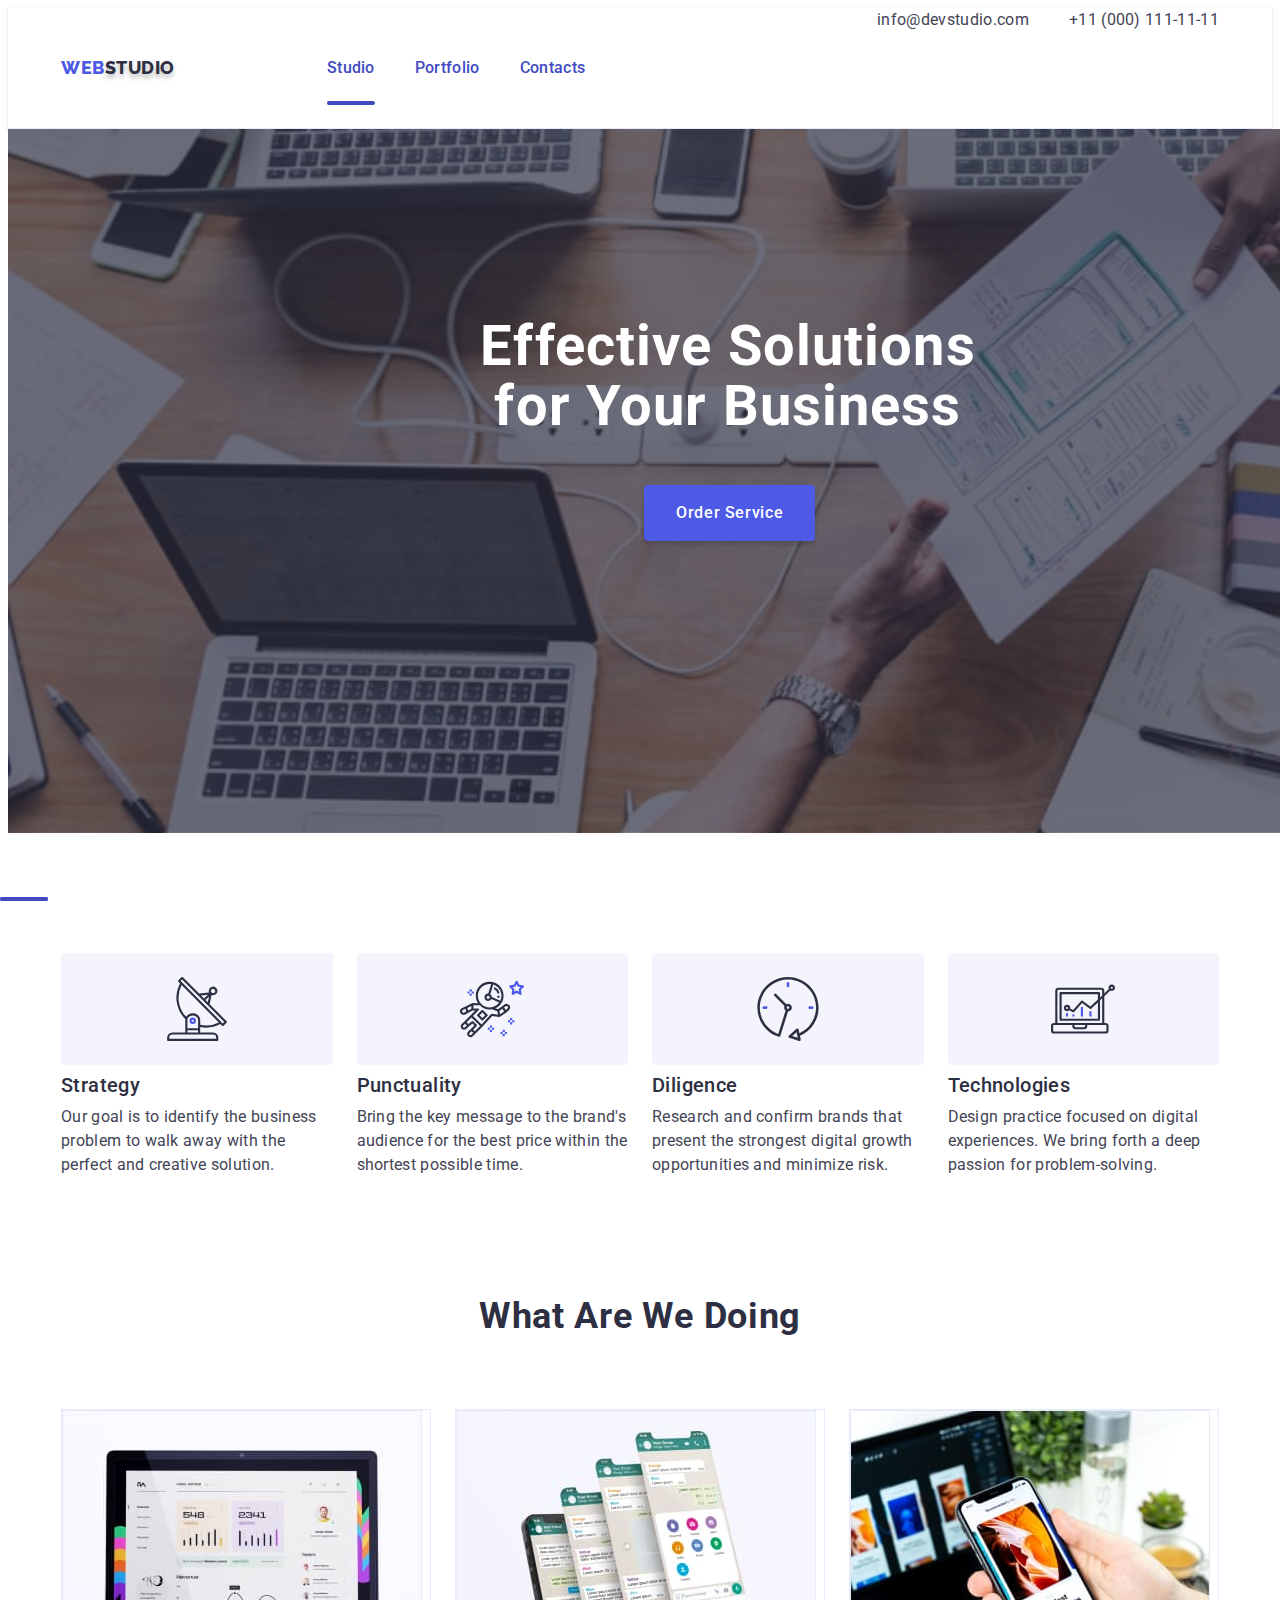
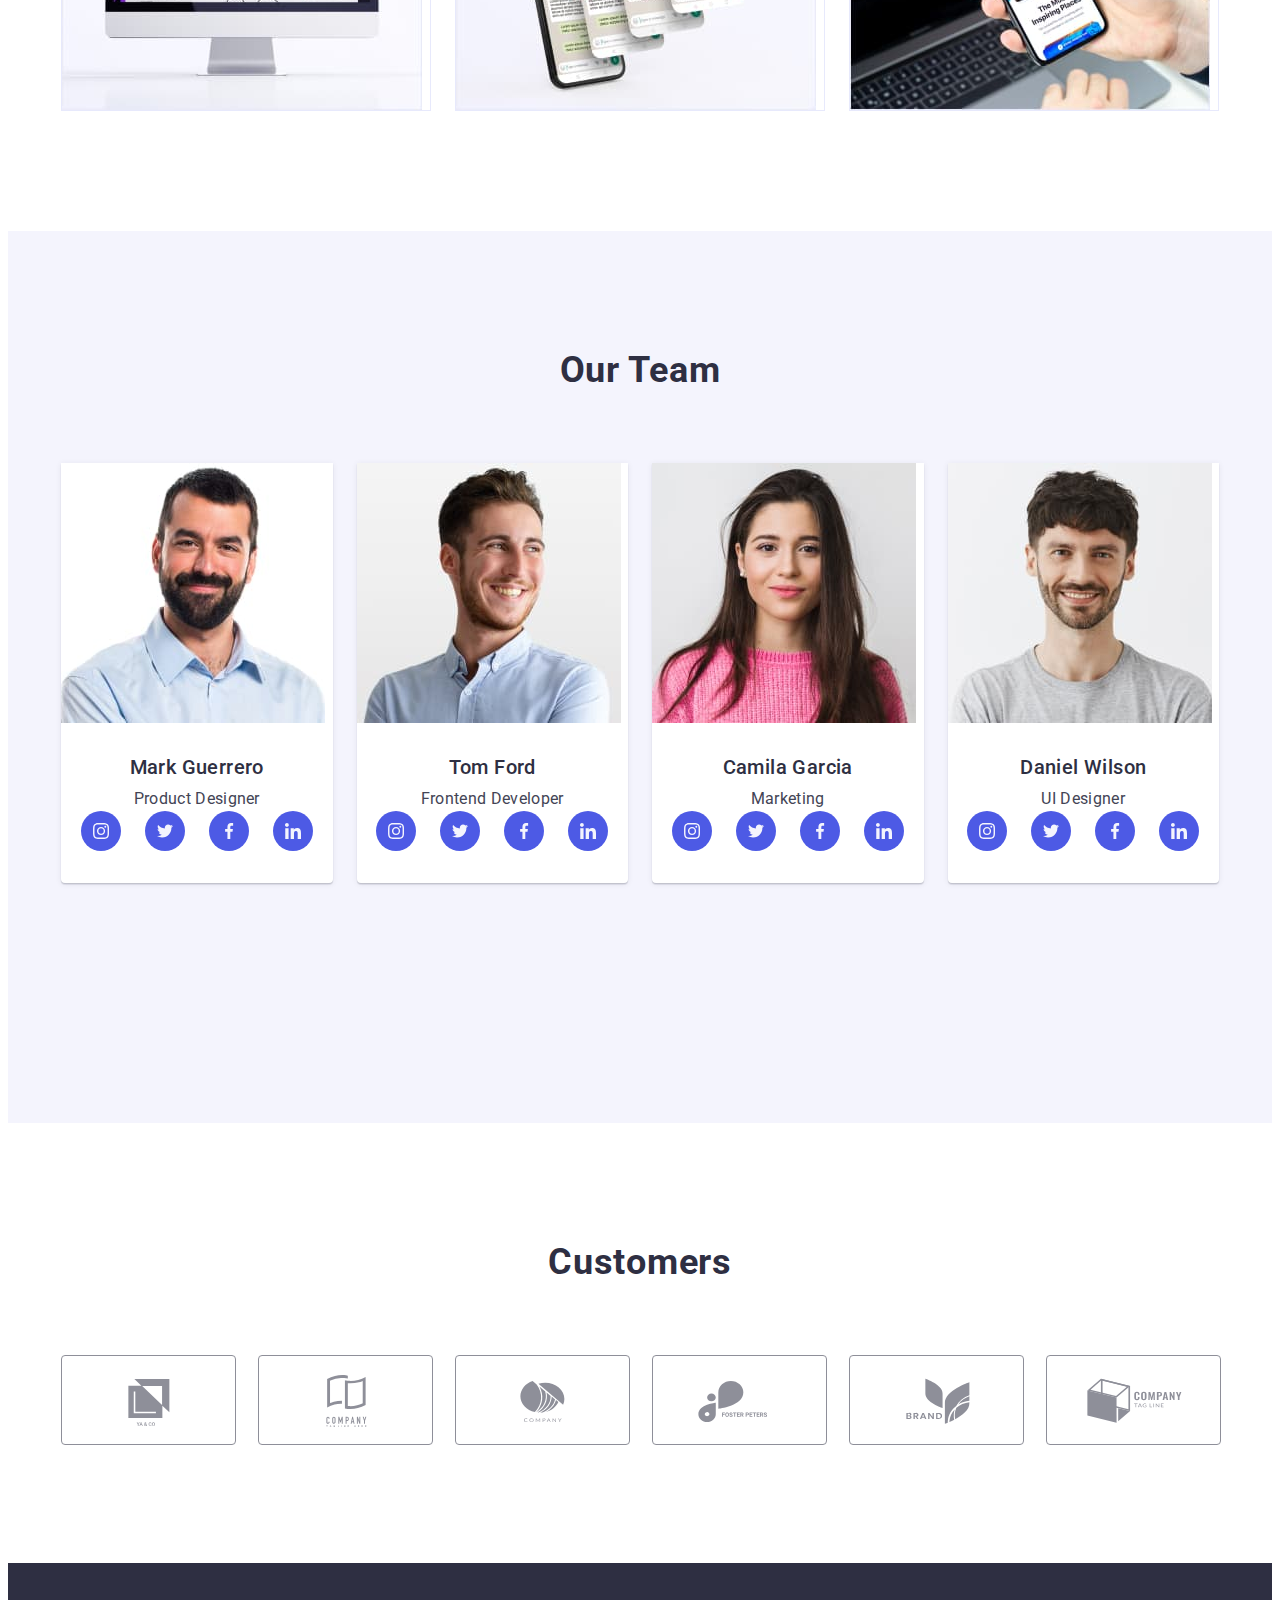
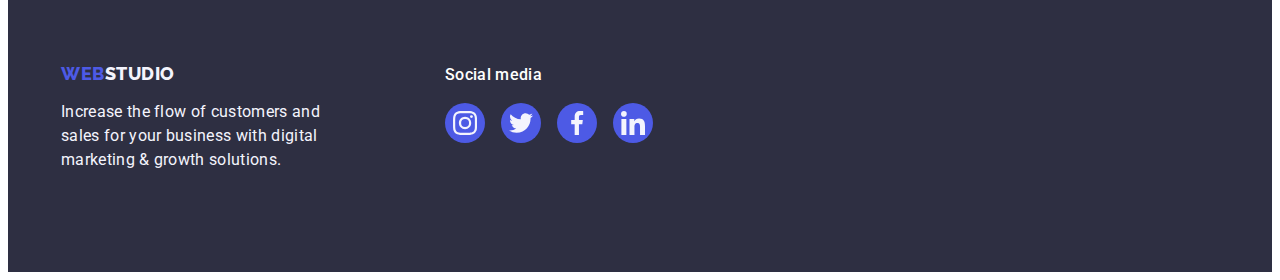
<file: index.html>
<!DOCTYPE html>
<html lang="en">
  <head>
    <meta charset="UTF-8" />
    <meta http-equiv="X-UA-Compatible" content="IE=edge" />
    <meta name="viewport" content="width=device-width, initial-scale=1.0" />
    <link rel="preconnect" href="https://fonts.googleapis.com" />
    <link rel="preconnect" href="https://fonts.gstatic.com" crossorigin />
    <link
      href="https://fonts.googleapis.com/css2?family=Raleway:wght@800&family=Roboto:wght@400;500;700&display=swap"
      rel="stylesheet"
    />
    <title>Web Studio (Version 4.0)</title>
    <link
      rel="stylesheet"
      href="https://cdnjs.cloudflare.com/ajax/libs/modern-normalize/2.0.0/modern-normalize.min.css"
      integrity="sha512-4xo8blKMVCiXpTaLzQSLSw3KFOVPWhm/TRtuPVc4WG6kUgjH6J03IBuG7JZPkcWMxJ5huwaBpOpnwYElP/m6wg=="
      crossorigin="anonymous"
      referrerpolicy="no-referrer"
    />
    <link rel="stylesheet" href="./css/styles.css" />
  </head>
  <body>
    <header class="header">
      <div class="container header-container">
        <nav class="header-nav">
          <a href="./index.html" class="header-logo link"
            >Web<span class="studio">Studio</span></a
          >
          <ul class="header-menu list">
            <li class="header-pass">
              <a href="./index.html" class="header-menu studio link">Studio</a>
            </li>
            <li>
              <a href="./portfolio.html" class="header-menu link">Portfolio</a>
            </li>
            <li>
              <a href="" class="header-menu link">Contacts</a>
            </li>
          </ul>
        </nav>

        <address class="header-adress">
          <ul class="adress-list">
            <li>
              <a class="header-links link" href="mailto:info@devstudio.com"
                >info@devstudio.com</a
              >
            </li>
            <li>
              <a class="header-links link" href="tel:+110001111111"
                >+11 (000) 111-11-11</a
              >
            </li>
          </ul>
        </address>
      </div>
    </header>

    <main>
      <section class="container hero">
        <div>
          <h1 class="hero-title">Effective Solutions for Your Business</h1>
          <button type="button" data-modal-open class="hero-btn">
            Order Service
          </button>
        </div>
      </section>

      <section class="benefits">
        <div class="container">
          <h2 class="visually-hidden">Benefits</h2>
          <ul class="benefits-list list">
            <li class="benefits-item">
              <div class="benefits-icons">
                <svg width="64" height="64">
                  <use href="./images/icons-benefits.svg#icon-antenna-1"></use>
                </svg>
              </div>
              <h3 class="benefits-subtitle">Strategy</h3>
              <p class="benefits-item-text">
                Our goal is to identify the business problem to walk away with
                the perfect and creative solution.
              </p>
            </li>
            <li class="benefits-item">
              <div class="benefits-icons">
                <svg width="64" height="64">
                  <use
                    href="./images/icons-benefits.svg#icon-astronaut-1"
                  ></use>
                </svg>
              </div>
              <h3 class="benefits-subtitle">Punctuality</h3>
              <p class="benefits-item-text">
                Bring the key message to the brand's audience for the best price
                within the shortest possible time.
              </p>
            </li>
            <li class="benefits-item">
              <div class="benefits-icons">
                <svg width="64" height="64">
                  <use href="./images/icons-benefits.svg#icon-clock-1"></use>
                </svg>
              </div>
              <h3 class="benefits-subtitle">Diligence</h3>
              <p class="benefits-item-text">
                Research and confirm brands that present the strongest digital
                growth opportunities and minimize risk.
              </p>
            </li>
            <li class="benefits-item">
              <div class="benefits-icons">
                <svg width="64" height="64">
                  <use href="./images/icons-benefits.svg#icon-diagram-1"></use>
                </svg>
              </div>
              <h3 class="benefits-subtitle">Technologies</h3>
              <p class="benefits-item-text">
                Design practice focused on digital experiences. We bring forth a
                deep passion for problem-solving.
              </p>
            </li>
          </ul>
        </div>
      </section>

      <section class="projects">
        <div class="container">
          <h2 class="projects-h_two">What are we doing</h2>
          <ul class="projects-list list">
            <li class="projects-item">
              <img
                src="./images/img_s3-1.jpg"
                alt="Desktop"
                width="360"
                height="300"
              />
            </li>
            <li class="projects-item">
              <img
                src="./images/img_s3-2.jpg"
                alt="Smartphones"
                width="360"
                height="300"
              />
            </li>
            <li class="projects-item">
              <img
                src="./images/img_s3-3.jpg"
                alt="Desktop and Smartphone"
                width="360"
                height="300"
              />
            </li>
          </ul>
        </div>
      </section>

      <section class="our-team">
        <div class="container">
          <h2 class="our-team-h_two">Our Team</h2>
          <ul class="list our-team-images">
            <li class="list our-team-images-bkg">
              <img
                src="./images/img_s4-1.jpg"
                alt="Mark Guerrero photo"
                width="264"
                height="260"
              />
              <div class="our-team-card">
                <h3 class="our-team-h_three">Mark Guerrero</h3>
                <p class="our-team-p">Product Designer</p>
                <ul class="our-team-icons list">
                  <li class="our-team-icon">
                    <a
                      class="our-team-link"
                      href=""
                      aria-label="instagram"
                      target="_blank"
                      rel="noopener noreferrer"
                      ><svg class="f-soc-logo" width="16" height="16">
                        <use href="./images/icons.svg#icon-instagram-2"></use>
                      </svg>
                    </a>
                  </li>

                  <li class="our-team-icon">
                    <a
                      class="our-team-link"
                      href=""
                      aria-label="twitter"
                      target="_blank"
                      rel="noopener noreferrer"
                      ><svg class="f-soc-logo" width="16" height="16">
                        <use href="./images/icons.svg#icon-twitter-1"></use>
                      </svg>
                    </a>
                  </li>

                  <li class="our-team-icon">
                    <a
                      class="our-team-link"
                      href=""
                      aria-label="facebook"
                      target="_blank"
                      rel="noopener noreferrer"
                      ><svg class="f-soc-logo" width="16" height="16">
                        <use href="./images/icons.svg#icon-facebook-1"></use>
                      </svg>
                    </a>
                  </li>

                  <li class="our-team-icon">
                    <a
                      class="our-team-link"
                      href=""
                      aria-label="linkedin"
                      target="_blank"
                      rel="noopener noreferrer"
                      ><svg class="f-soc-logo" width="16" height="16">
                        <use href="./images/icons.svg#icon-linkedin-1"></use>
                      </svg>
                    </a>
                  </li>
                </ul>
              </div>
            </li>
            <li class="list our-team-images-bkg">
              <img
                src="./images/img_s4-2.jpg"
                alt="Tom Ford photo"
                width="264"
                height="260"
              />
              <div class="our-team-card">
                <h3 class="our-team-h_three">Tom Ford</h3>
                <p class="our-team-p">Frontend Developer</p>
                <ul class="our-team-icons list">
                  <li class="our-team-icon">
                    <a
                      class="our-team-link"
                      href=""
                      aria-label="instagram"
                      target="_blank"
                      rel="noopener noreferrer"
                      ><svg class="f-soc-logo" width="16" height="16">
                        <use href="./images/icons.svg#icon-instagram-2"></use>
                      </svg>
                    </a>
                  </li>

                  <li class="our-team-icon">
                    <a
                      class="our-team-link"
                      href=""
                      aria-label="twitter"
                      target="_blank"
                      rel="noopener noreferrer"
                      ><svg class="f-soc-logo" width="16" height="16">
                        <use href="./images/icons.svg#icon-twitter-1"></use>
                      </svg>
                    </a>
                  </li>

                  <li class="our-team-icon">
                    <a
                      class="our-team-link"
                      href=""
                      aria-label="facebook"
                      target="_blank"
                      rel="noopener noreferrer"
                      ><svg class="f-soc-logo" width="16" height="16">
                        <use href="./images/icons.svg#icon-facebook-1"></use>
                      </svg>
                    </a>
                  </li>

                  <li class="our-team-icon">
                    <a
                      class="our-team-link"
                      href=""
                      aria-label="linkedin"
                      target="_blank"
                      rel="noopener noreferrer"
                      ><svg class="f-soc-logo" width="16" height="16">
                        <use href="./images/icons.svg#icon-linkedin-1"></use>
                      </svg>
                    </a>
                  </li>
                </ul>
              </div>
            </li>
            <li class="list our-team-images-bkg">
              <img
                src="./images/img_s4-3.jpg"
                alt="Camila Garcia photo"
                width="264"
                height="260"
              />
              <div class="our-team-card">
                <h3 class="our-team-h_three">Camila Garcia</h3>
                <p class="our-team-p">Marketing</p>
                <ul class="our-team-icons list">
                  <li class="our-team-icon">
                    <a
                      class="our-team-link"
                      href=""
                      aria-label="instagram"
                      target="_blank"
                      rel="noopener noreferrer"
                      ><svg class="f-soc-logo" width="16" height="16">
                        <use href="./images/icons.svg#icon-instagram-2"></use>
                      </svg>
                    </a>
                  </li>

                  <li class="our-team-icon">
                    <a
                      class="our-team-link"
                      href=""
                      aria-label="twitter"
                      target="_blank"
                      rel="noopener noreferrer"
                      ><svg class="f-soc-logo" width="16" height="16">
                        <use href="./images/icons.svg#icon-twitter-1"></use>
                      </svg>
                    </a>
                  </li>

                  <li class="our-team-icon">
                    <a
                      class="our-team-link"
                      href=""
                      aria-label="facebook"
                      target="_blank"
                      rel="noopener noreferrer"
                      ><svg class="f-soc-logo" width="16" height="16">
                        <use href="./images/icons.svg#icon-facebook-1"></use>
                      </svg>
                    </a>
                  </li>

                  <li class="our-team-icon">
                    <a
                      class="our-team-link"
                      href=""
                      aria-label="linkedin"
                      target="_blank"
                      rel="noopener noreferrer"
                      ><svg class="f-soc-logo" width="16" height="16">
                        <use href="./images/icons.svg#icon-linkedin-1"></use>
                      </svg>
                    </a>
                  </li>
                </ul>
              </div>
            </li>
            <li class="list our-team-images-bkg">
              <img
                src="./images/img_s4-4.jpg"
                alt="Daniel Wilson photo"
                width="264"
                height="260"
              />
              <div class="our-team-card">
                <h3 class="our-team-h_three">Daniel Wilson</h3>
                <p class="our-team-p">UI Designer</p>
                <ul class="our-team-icons list">
                  <li class="our-team-icon">
                    <a
                      class="our-team-link"
                      href=""
                      aria-label="instagram"
                      target="_blank"
                      rel="noopener noreferrer"
                      ><svg class="f-soc-logo" width="16" height="16">
                        <use href="./images/icons.svg#icon-instagram-2"></use>
                      </svg>
                    </a>
                  </li>

                  <li class="our-team-icon">
                    <a
                      class="our-team-link"
                      href=""
                      aria-label="twitter"
                      target="_blank"
                      rel="noopener noreferrer"
                      ><svg class="f-soc-logo" width="16" height="16">
                        <use href="./images/icons.svg#icon-twitter-1"></use>
                      </svg>
                    </a>
                  </li>

                  <li class="our-team-icon">
                    <a
                      class="our-team-link"
                      href=""
                      aria-label="facebook"
                      target="_blank"
                      rel="noopener noreferrer"
                      ><svg class="f-soc-logo" width="16" height="16">
                        <use href="./images/icons.svg#icon-facebook-1"></use>
                      </svg>
                    </a>
                  </li>

                  <li class="our-team-icon">
                    <a
                      class="our-team-link"
                      href=""
                      aria-label="linkedin"
                      target="_blank"
                      rel="noopener noreferrer"
                      ><svg class="f-soc-logo" width="16" height="16">
                        <use href="./images/icons.svg#icon-linkedin-1"></use>
                      </svg>
                    </a>
                  </li>
                </ul>
              </div>
            </li>
          </ul>
        </div>
      </section>
      <section class="customers">
        <div class="container">
          <h2 class="customers-h_two">Customers</h2>
          <ul class="customers-list list">
            <li class="customers-icons">
              <a
                class="customers-link"
                href=""
                aria-label="customer-1"
                target="_blank"
                rel="noopener noreferrer"
                ><svg class="customers-logo" width="104" height="56">
                  <use href="./images/icons-customers.svg#icon-Logo-1"></use>
                </svg>
              </a>
            </li>
            <li class="customers-icons">
              <a
                class="customers-link"
                href=""
                aria-label="customer-2"
                target="_blank"
                rel="noopener noreferrer"
                ><svg class="customers-logo" width="104" height="56">
                  <use href="./images/icons-customers.svg#icon-Logo-2"></use>
                </svg>
              </a>
            </li>
            <li class="customers-icons">
              <a
                class="customers-link"
                href=""
                aria-label="customer-2"
                target="_blank"
                rel="noopener noreferrer"
                ><svg class="customers-logo" width="104" height="56">
                  <use href="./images/icons-customers.svg#icon-Logo-3"></use>
                </svg>
              </a>
            </li>
            <li class="customers-icons">
              <a
                class="customers-link"
                href=""
                aria-label="customer-2"
                target="_blank"
                rel="noopener noreferrer"
                ><svg class="customers-logo" width="104" height="56">
                  <use href="./images/icons-customers.svg#icon-Logo-4"></use>
                </svg>
              </a>
            </li>
            <li class="customers-icons">
              <a
                class="customers-link"
                href=""
                aria-label="customer-2"
                target="_blank"
                rel="noopener noreferrer"
                ><svg class="customers-logo" width="104" height="56">
                  <use href="./images/icons-customers.svg#icon-Logo-5"></use>
                </svg>
              </a>
            </li>
            <li class="customers-icons">
              <a
                class="customers-link"
                href=""
                aria-label="customer-2"
                target="_blank"
                rel="noopener noreferrer"
                ><svg class="customers-logo" width="104" height="56">
                  <use href="./images/icons-customers.svg#icon-Logo-6"></use>
                </svg>
              </a>
            </li>
          </ul>
        </div>
      </section>
    </main>

    <footer class="footer">
      <div class="container footer-container">
        <div class="f-logo">
          <a href="./index.html" class="footer-logo link"
            >Web<span class="studio">Studio</span></a
          >
          <p class="footer-p-logo">
            Increase the flow of customers and sales for your business with
            digital marketing & growth solutions.
          </p>
        </div>
        <div>
          <p class="footer-p-soc">Social media</p>
          <ul class="footer-icons list">
            <li class="f-icon">
              <a
                class="f-link"
                href=""
                aria-label="instagram"
                target="_blank"
                rel="noopener noreferrer"
                ><svg class="f-soc-logo" width="24" height="24">
                  <use href="./images/icons.svg#icon-instagram-2"></use>
                </svg>
              </a>
            </li>

            <li class="f-icon">
              <a
                class="f-link"
                href=""
                aria-label="twitter"
                target="_blank"
                rel="noopener noreferrer"
                ><svg class="f-soc-logo" width="24" height="24">
                  <use href="./images/icons.svg#icon-twitter-1"></use>
                </svg>
              </a>
            </li>

            <li class="f-icon">
              <a
                class="f-link"
                href=""
                aria-label="facebook"
                target="_blank"
                rel="noopener noreferrer"
                ><svg class="f-soc-logo" width="24" height="24">
                  <use href="./images/icons.svg#icon-facebook-1"></use>
                </svg>
              </a>
            </li>

            <li class="f-icon">
              <a
                class="f-link"
                href=""
                aria-label="linkedin"
                target="_blank"
                rel="noopener noreferrer"
                ><svg class="f-soc-logo" width="24" height="24">
                  <use href="./images/icons.svg#icon-linkedin-1"></use>
                </svg>
              </a>
            </li>
          </ul>
        </div>
      </div>
    </footer>

    <div data-modal class="modal is-hidden">
      <div class="modal-window">
        <button type="button" data-modal-close class="modal-button">
          <svg class="modal-button-logo" width="8" height="8">
            <use href="./images/vector.svg#icon-vector"></use>
          </svg>
        </button>
      </div>
    </div>

    <script src="./js/modal.js"></script>
  </body>
</html>
</file>
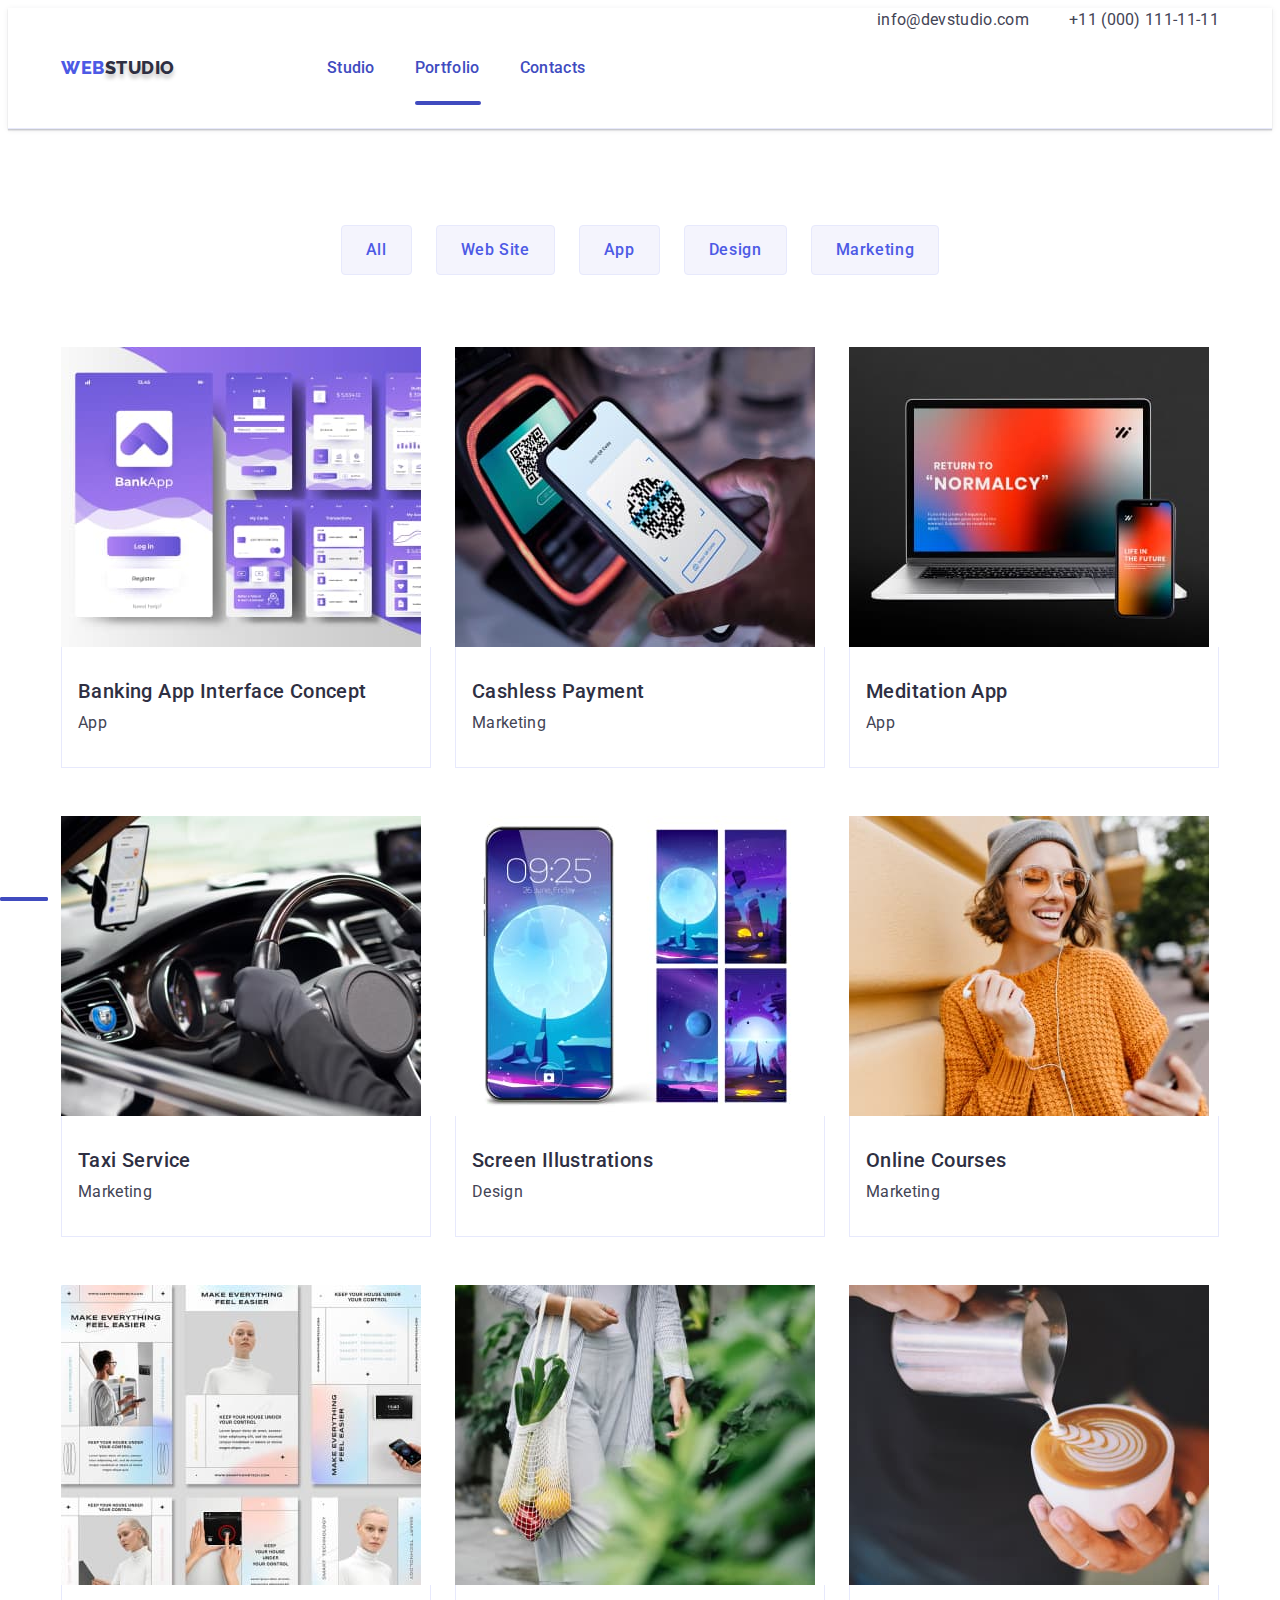
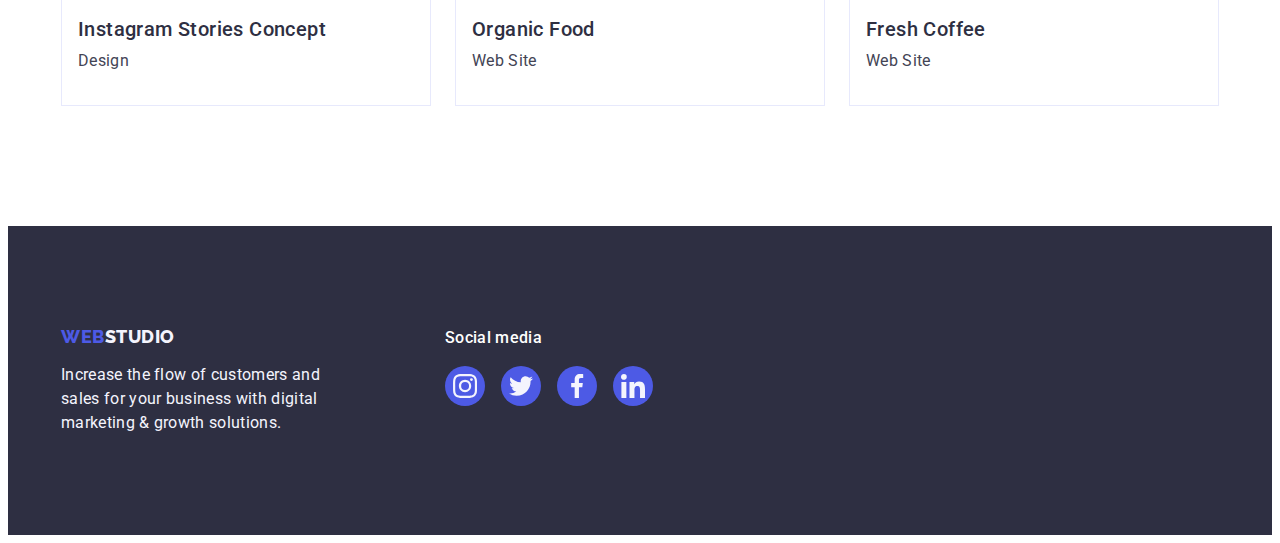
<file: portfolio.html>
<!DOCTYPE html>
<html lang="en">
  <head>
    <meta charset="UTF-8" />
    <meta http-equiv="X-UA-Compatible" content="IE=edge" />
    <meta name="viewport" content="width=device-width, initial-scale=1.0" />
    <link rel="preconnect" href="https://fonts.googleapis.com" />
    <link rel="preconnect" href="https://fonts.gstatic.com" crossorigin />
    <link
      href="https://fonts.googleapis.com/css2?family=Raleway:wght@800&family=Roboto:wght@400;500;700&display=swap"
      rel="stylesheet"
    />
    <title>Web Studio (Version 4.0)</title>
    <link
      rel="stylesheet"
      href="https://cdnjs.cloudflare.com/ajax/libs/modern-normalize/2.0.0/modern-normalize.min.css"
      integrity="sha512-4xo8blKMVCiXpTaLzQSLSw3KFOVPWhm/TRtuPVc4WG6kUgjH6J03IBuG7JZPkcWMxJ5huwaBpOpnwYElP/m6wg=="
      crossorigin="anonymous"
      referrerpolicy="no-referrer"
    />
    <link rel="stylesheet" href="./css/styles.css" />
  </head>
  <body>
    <header class="header">
      <div class="container header-container">
        <nav class="header-nav">
          <a href="./index.html" class="header-logo link"
            >Web<span class="studio">Studio</span></a
          >
          <ul class="header-menu list">
            <li>
              <a href="./index.html" class="header-menu link">Studio</a>
            </li>
            <li>
              <a href="./portfolio.html" class="header-menu portfolio link"
                >Portfolio</a
              >
            </li>
            <li>
              <a href="" class="header-menu link">Contacts</a>
            </li>
          </ul>
        </nav>

        <address class="header-adress">
          <ul class="adress-list">
            <li>
              <a class="header-links link" href="mailto:info@devstudio.com"
                >info@devstudio.com</a
              >
            </li>
            <li>
              <a class="header-links link" href="tel:+110001111111"
                >+11 (000) 111-11-11</a
              >
            </li>
          </ul>
        </address>
      </div>
    </header>

    <main>
      <section class="section-portf">
        <div class="container">
          <h1 class="visually-hidden">Portfolio</h1>
          <ul class="list portf-btn">
            <li><button type="button" class="btn-portfolio">All</button></li>
            <li>
              <button type="button" class="btn-portfolio">Web Site</button>
            </li>
            <li><button type="button" class="btn-portfolio">App</button></li>
            <li><button type="button" class="btn-portfolio">Design</button></li>
            <li>
              <button type="button" class="btn-portfolio">Marketing</button>
            </li>
          </ul>

          <ul class="list portf-cards">
            <li class="portf-item">
              <a class="link" href="">
                <img
                  src="./images/img-portfolio-01.jpg"
                  alt="Banking App Interface Concept"
                  width="360"
                  height="300"
                />
                <div class="portf-cards-text">
                  <h2 class="section-portf-h_two">
                    Banking App Interface Concept
                  </h2>
                  <p class="section-portf-p">App</p>
                </div>
              </a>
            </li>

            <li class="portf-item">
              <a class="link" href="">
                <img
                  class="link"
                  src="./images/img-portfolio-02.jpg"
                  alt="Cashless Payment"
                  width="360"
                  height="300"
                />
                <div class="portf-cards-text">
                  <h2 class="section-portf-h_two">Cashless Payment</h2>
                  <p class="section-portf-p">Marketing</p>
                </div>
              </a>
            </li>

            <li class="portf-item">
              <a class="link" href="">
                <img
                  class="link"
                  src="./images/img-portfolio-03.jpg"
                  alt="Meditation App"
                  width="360"
                  height="300"
                />
                <div class="portf-cards-text">
                  <h2 class="section-portf-h_two">Meditation App</h2>
                  <p class="section-portf-p">App</p>
                </div>
              </a>
            </li>

            <li class="portf-item">
              <a class="link" href="">
                <img
                  class="link"
                  src="./images/img-portfolio-04.jpg"
                  alt="Taxi Service"
                  width="360"
                  height="300"
                />
                <div class="portf-cards-text">
                  <h2 class="section-portf-h_two">Taxi Service</h2>
                  <p class="section-portf-p">Marketing</p>
                </div>
              </a>
            </li>

            <li class="portf-item">
              <a class="link" href="">
                <img
                  class="link"
                  src="./images/img-portfolio-05.jpg"
                  alt="Screen Illustrations"
                  width="360"
                  height="300"
                />
                <div class="portf-cards-text">
                  <h2 class="section-portf-h_two">Screen Illustrations</h2>
                  <p class="section-portf-p">Design</p>
                </div>
              </a>
            </li>

            <li class="portf-item">
              <a class="link" href="">
                <img
                  class="link"
                  src="./images/img-portfolio-06.jpg"
                  alt="Online Courses"
                  width="360"
                  height="300"
                />
                <div class="portf-cards-text">
                  <h2 class="section-portf-h_two">Online Courses</h2>
                  <p class="section-portf-p">Marketing</p>
                </div>
              </a>
            </li>

            <li class="portf-item">
              <a class="link" href="">
                <img
                  class="link"
                  src="./images/img-portfolio-07.jpg"
                  alt="Instagram Stories Concept"
                  width="360"
                  height="300"
                />
                <div class="portf-cards-text">
                  <h2 class="section-portf-h_two">Instagram Stories Concept</h2>
                  <p class="section-portf-p">Design</p>
                </div>
              </a>
            </li>

            <li class="portf-item">
              <a class="link" href="">
                <img
                  class="link"
                  src="./images/img-portfolio-08.jpg"
                  alt="Organic Food"
                  width="360"
                  height="300"
                />
                <div class="portf-cards-text">
                  <h2 class="section-portf-h_two">Organic Food</h2>
                  <p class="section-portf-p">Web Site</p>
                </div>
              </a>
            </li>

            <li class="portf-item">
              <a class="link" href="">
                <img
                  class="link"
                  src="./images/img-portfolio-09.jpg"
                  alt="Fresh Coffee"
                  width="360"
                  height="300"
                />
                <div class="portf-cards-text">
                  <h2 class="section-portf-h_two">Fresh Coffee</h2>
                  <p class="section-portf-p">Web Site</p>
                </div>
              </a>
            </li>
          </ul>
        </div>
      </section>
    </main>

    <footer class="footer">
      <div class="container footer-container">
        <div class="f-logo">
          <a href="./index.html" class="footer-logo link"
            >Web<span class="studio">Studio</span></a
          >
          <p class="footer-p-logo">
            Increase the flow of customers and sales for your business with
            digital marketing & growth solutions.
          </p>
        </div>
        <div>
          <p class="footer-p-soc">Social media</p>
          <ul class="footer-icons list">
            <li class="f-icon">
              <a
                class="f-link"
                href=""
                aria-label="instagram"
                target="_blank"
                rel="noopener noreferrer"
                ><svg class="f-soc-logo" width="24" height="24">
                  <use href="./images/icons.svg#icon-instagram-2"></use>
                </svg>
              </a>
            </li>

            <li class="f-icon">
              <a
                class="f-link"
                href=""
                aria-label="twitter"
                target="_blank"
                rel="noopener noreferrer"
                ><svg class="f-soc-logo" width="24" height="24">
                  <use href="./images/icons.svg#icon-twitter-1"></use>
                </svg>
              </a>
            </li>

            <li class="f-icon">
              <a
                class="f-link"
                href=""
                aria-label="facebook"
                target="_blank"
                rel="noopener noreferrer"
                ><svg class="f-soc-logo" width="24" height="24">
                  <use href="./images/icons.svg#icon-facebook-1"></use>
                </svg>
              </a>
            </li>

            <li class="f-icon">
              <a
                class="f-link"
                href=""
                aria-label="linkedin"
                target="_blank"
                rel="noopener noreferrer"
                ><svg class="f-soc-logo" width="24" height="24">
                  <use href="./images/icons.svg#icon-linkedin-1"></use>
                </svg>
              </a>
            </li>
          </ul>
        </div>
      </div>
    </footer>
  </body>
</html>
</file>
<file: css/styles.css>
:root {
  --primary-color: #434455;
  --second-color: #2e2f42;
  --blue-color: #4d5ae5;
  --dark-blue-color: #404bbf;
  --white-color: #ffffff;
  --dark-white-color: #f4f4fd;
  --gray-color: #e7e9fc;
  --dark-gray-color: #8e8f99;
}

body {
  font-family: "Roboto", sans-serif;
  color: var(--primary-color);
  background-color: var(--white-color);
}

p,
h1,
h2,
h3,
h4,
h5,
h6 {
  margin-top: 0;
  margin-bottom: 0;
}

ul {
  margin-top: 0;
  margin-bottom: 0;
  padding-left: 0;
}

img {
  display: block;
}

.container {
  width: 100%;
  max-width: 1158px;
  padding: 0 15px;
  margin: 0 auto;
}

.link {
  text-decoration: none;
}

.list {
  list-style: none;
}

.visually-hidden {
  position: absolute;
  width: 1px;
  height: 1px;
  margin: -1px;
  border: 0;
  padding: 0;

  white-space: nowrap;
  clip-path: inset(100%);
  clip: rect(0 0 0 0);
  overflow: hidden;
}

.adress-list {
  list-style: none;
  display: flex;
  align-items: center;
  gap: 40px;
}

.header {
  border-bottom: 1px solid #e7e9fc;
  box-shadow: 0px 2px 1px rgba(46, 47, 66, 0.08),
    0px 1px 1px rgba(46, 47, 66, 0.16), 0px 1px 6px rgba(46, 47, 66, 0.08);
}

.header-logo {
  font-family: "Raleway", sans-serif;
  font-weight: 800;
  font-size: 18px;
  line-height: 1.17;
  letter-spacing: 0.03em;
  color: var(--blue-color);
  text-transform: uppercase;
  align-items: center;
  margin-right: 76px;
}

.header-logo .studio {
  color: var(--second-color);
  text-shadow: 0px 4px 4px rgba(0, 0, 0, 0.25);
  align-items: center;
  margin-right: 76px;
}

.header-menu {
  font-weight: 500;
  font-size: 16px;
  line-height: 1.5;
  letter-spacing: 0.02em;
  text-decoration: none;
  color: var(--second-color);
  display: flex;
  align-items: center;
  gap: 40px;
  padding: 24px 0;
  transition: color 250ms cubic-bezier(0.4, 0, 0.2, 1);
  position: relative;
  color: var(--dark-blue-color);
}

.header-nav {
  display: flex;
  align-items: center;
  flex-grow: 1;
}

.header-container {
  display: flex;
}

.header-menu:hover {
  font-weight: 500;
  font-size: 16px;
  line-height: 1.5;
  letter-spacing: 0.02em;
  text-decoration: none;
  color: var(--second-color);
  display: flex;
  align-items: center;
  gap: 40px;
  padding: 24px 0;
  color: var(--dark-blue-color);
}

.header-menu:focus {
  font-weight: 500;
  font-size: 16px;
  line-height: 1.5;
  letter-spacing: 0.02em;
  text-decoration: none;
  color: var(--second-color);
  display: flex;
  align-items: center;
  gap: 40px;
  padding: 24px 0;
  color: var(--dark-blue-color);
}

.studio::after {
  content: "";
  position: absolute;
  width: 48px;
  height: 4px;
  left: 0;
  bottom: -1px;
  height: 4px;
  background-color: #404bbf;
  border-radius: 2px;
}

.portfolio::after {
  content: "";
  position: absolute;
  width: 66px;
  height: 4px;
  left: 0;
  bottom: -1px;
  height: 4px;
  background-color: #404bbf;
  border-radius: 2px;
}

.header-adress {
  font-style: normal;
  font-size: 16px;
  line-height: 1.5;
  letter-spacing: 0.02em;
  text-decoration: none;
  color: var(--primary-color);
}

.header-links {
  font-style: normal;
  font-size: 16px;
  line-height: 1.5;
  letter-spacing: 0.02em;
  text-decoration: none;
  color: var(--primary-color);
  transition: color 250ms cubic-bezier(0.4, 0, 0.2, 1);
}

.header-links:hover {
  font-style: normal;
  font-size: 16px;
  line-height: 1.5;
  letter-spacing: 0.02em;
  text-decoration: none;
  color: var(--dark-blue-color);
}

.header-links:focus {
  font-style: normal;
  font-size: 16px;
  line-height: 1.5;
  letter-spacing: 0.02em;
  text-decoration: none;
  color: var(--dark-blue-color);
}

.hero {
  padding: 188px 472px 292px 472px;
  background-image: linear-gradient(
      rgba(46, 47, 66, 0.7),
      rgba(46, 47, 66, 0.7)
    ),
    url(../images/people-office.jpg);
  max-width: 1440px;
  background-repeat: no-repeat;
  background-position: center;
  background-size: cover;
}

.hero-title {
  font-weight: 700;
  font-size: 56px;
  line-height: 1.07;
  text-align: center;
  letter-spacing: 0.02em;
  color: var(--white-color);
  max-width: 496px;
  margin-bottom: 48px;
}

.hero-btn {
  display: block;
  min-width: 169px;
  height: 56px;
  padding: 16px 32px;
  font-family: "Roboto", sans-serif;
  font-weight: 500;
  font-size: 16px;
  line-height: 1.5;
  letter-spacing: 0.04em;
  color: var(--white-color);
  background-color: var(--blue-color);
  cursor: pointer;
  border: none;
  box-shadow: 0px 4px 4px rgba(0, 0, 0, 0.15);
  border-radius: 4px;
  margin-left: 164px;
  transition: 250ms cubic-bezier(0.4, 0, 0.2, 1);
  transition: background-color 250ms cubic-bezier(0.4, 0, 0.2, 1);
}

.hero-btn:hover {
  font-family: inherit;
  font-weight: 600;
  font-size: 16px;
  line-height: 1.17;
  letter-spacing: 0.04em;
  color: var(--white-color);
  background-color: #404bbf;
}

.hero-btn:focus {
  font-family: inherit;
  font-weight: 600;
  font-size: 16px;
  line-height: 1.188;
  letter-spacing: 0.04em;
  color: var(--white-color);
  background-color: #404bbf;
}

.btn-portfolio {
  font-family: "Roboto", sans-serif;
  font-weight: 500;
  font-size: 16px;
  line-height: 1.5;
  letter-spacing: 0.04em;
  color: var(--blue-color);
  background-color: var(--dark-white-color);
  cursor: pointer;
  padding: 12px 24px;
  border: 1px solid var(--gray-color);
  border-radius: 4px;
  transition: 250ms cubic-bezier(0.4, 0, 0.2, 1);
}

.btn-portfolio:hover {
  font-family: inherit;
  font-weight: 600;
  font-size: 16px;
  line-height: 1.17;
  letter-spacing: 0.04em;
  color: var(--white-color);
  background-color: #404bbf;
  border: 1px solid transparent;
}

.btn-portfolio:focus {
  font-family: inherit;
  font-weight: 600;
  font-size: 16px;
  line-height: 1.188;
  letter-spacing: 0.04em;
  color: var(--white-color);
  background-color: #404bbf;
  border: 1px solid transparent;
}

.benefits {
  padding: 120px 0;
}

.benefits-list {
  display: flex;
  gap: 24px;
}

.benefits-item {
  width: calc((100% - 72px) / 4);
}

.benefits-icons {
  display: flex;
  align-items: center;
  justify-content: center;
  height: 112px;
  background-color: #f4f4fd;
  border-radius: 4px;
  margin-bottom: 8px;
}

.benefits-subtitle {
  font-weight: 500;
  font-size: 20px;
  line-height: 1.2;
  letter-spacing: 0.02em;
  color: var(--second-color);
  margin-bottom: 8px;
}

.benefits-item-text {
  font-size: 16px;
  line-height: 1.5;
  letter-spacing: 0.02em;
}

.projects {
  padding-bottom: 120px;
}

.projects-list {
  display: flex;
  padding-left: 0;
  gap: 24px;
}

.projects-item {
  width: calc((100% - 48px) / 3);
  border: 1px solid #e7e9fc;
}

.projects-h_two {
  font-weight: 700;
  font-size: 36px;
  line-height: 1.11;
  text-align: center;
  letter-spacing: 0.02em;
  text-transform: capitalize;
  color: var(--second-color);
  margin-bottom: 72px;
}

.our-team-h_two {
  font-weight: 700;
  font-size: 36px;
  line-height: 1.11;
  text-align: center;
  letter-spacing: 0.02em;
  text-transform: capitalize;
  color: var(--second-color);
  margin-bottom: 72px;
}

.section-h_three {
  font-weight: 500;
  font-size: 20px;
  line-height: 1.2;
  text-align: center;
  letter-spacing: 0.02em;
  color: var(--second-color);
}

.section-p {
  font-size: 16px;
  line-height: 1.5;
  text-align: center;
  letter-spacing: 0.02em;
}

.our-team {
  padding: 120px 0;
  background-color: var(--dark-white-color);
}

.our-team-images-bkg {
  width: calc((100% - 72px) / 4);
  background-color: var(--white-color);
  box-shadow: 0px 1px 6px rgba(46, 47, 66, 0.08),
    0px 1px 1px rgba(46, 47, 66, 0.16), 0px 2px 1px rgba(46, 47, 66, 0.08);
  border-radius: 0px 0px 4px 4px;
}

.our-team-images {
  display: flex;
  gap: 24px;
  background-color: var(--dark-white-color);
  padding-bottom: 120px;
}

.our-team-h_three {
  font-weight: 500;
  font-size: 20px;
  line-height: 1.2;
  text-align: center;
  letter-spacing: 0.02em;
  color: var(--second-color);
  margin-bottom: 8px;
}

.our-team-card {
  padding: 32px 0;
}

.our-team-icons {
  display: flex;
  justify-content: center;
  gap: 24px;
}

.our-team-icon {
  width: 40px;
  height: 40px;
}

.our-team-link {
  width: 100%;
  height: 100%;
  background-color: var(--blue-color);
  border-radius: 50%;
  display: flex;
  align-items: center;
  justify-content: center;
  transition: background-color 250ms cubic-bezier(0.4, 0, 0.2, 1);
}

.our-team-link:hover {
  width: 100%;
  height: 100%;
  background-color: var(--blue-color);
  border-radius: 50%;
  display: flex;
  align-items: center;
  justify-content: center;
  background-color: #404bbf;
}

.our-team-link:focus {
  width: 100%;
  height: 100%;
  background-color: var(--blue-color);
  border-radius: 50%;
  display: flex;
  align-items: center;
  justify-content: center;
  background-color: #404bbf;
}

.our-team-p {
  font-size: 16px;
  line-height: 1.5;
  text-align: center;
  letter-spacing: 0.02em;
}

.customers {
  padding: 120px 0;
}

.customers-h_two {
  font-weight: 700;
  font-size: 36px;
  line-height: 1.11;
  text-align: center;
  letter-spacing: 0.02em;
  text-transform: capitalize;
  color: var(--second-color);
  margin-bottom: 72px;
}

.customers-list {
  display: flex;
  gap: 24px;
}

.customers-icons {
  width: calc((100% - 120px) / 6);
  height: 88px;
}

.customers-link {
  width: 100%;
  height: 100%;
  border: 1px solid #8e8f99;
  border-radius: 4px;
  display: flex;
  align-items: center;
  justify-content: center;
  color: var(--dark-gray-color);
  transition: border-color 250ms cubic-bezier(0.4, 0, 0.2, 1),
    color 250ms cubic-bezier(0.4, 0, 0.2, 1);
}

.customers-link:hover {
  width: 100%;
  height: 100%;
  border: 1px solid #8e8f99;
  border-radius: 4px;
  display: flex;
  align-items: center;
  justify-content: center;
  border-color: #404bbf;
  color: #404bbf;
}

.customers-link:focus {
  width: 100%;
  height: 100%;
  border: 1px solid #8e8f99;
  border-radius: 4px;
  display: flex;
  align-items: center;
  justify-content: center;
  border-color: #404bbf;
  color: #404bbf;
}

.customers-logo {
  fill: currentColor;
}

.customers-logo:hover {
  fill: #404bbf;
}

.section-portf {
  padding: 96px 0 120px 0;
}

.section-portf-h_two {
  font-weight: 500;
  font-size: 20px;
  line-height: 1.2;
  letter-spacing: 0.02em;
  color: var(--second-color);
  margin-bottom: 8px;
}

.section-portf-p {
  font-size: 16px;
  line-height: 1.5;
  letter-spacing: 0.02em;
  color: var(--primary-color);
}

.portf-btn {
  display: flex;
  justify-content: center;
  gap: 24px;
  margin-bottom: 72px;
}

.portf-cards {
  display: flex;
  flex-wrap: wrap;
  column-gap: 24px;
  row-gap: 48px;
}

.portf-cards-text {
  padding: 32px 16px;
  border: 1px solid #e7e9fc;
  border-top: none;
}

.portf-item {
  width: calc((100% - 48px) / 3);
}

.f-logo {
  margin-right: 120px;
  align-items: baseline;
}

.footer-logo {
  display: inline-block;
  font-family: "Raleway", sans-serif;
  font-weight: 800;
  font-size: 18px;
  line-height: 1.17;
  letter-spacing: 0.03em;
  color: var(--blue-color);
  background: var(--second-color);
  text-transform: uppercase;
  margin-bottom: 16px;
}

.footer-p-logo {
  font-size: 16px;
  line-height: 1.5;
  letter-spacing: 0.02em;
  color: var(--dark-white-color);
  background: var(--second-color);
  max-width: 264px;
  display: flex;
  align-items: baseline;
}

.footer-logo .studio {
  color: var(--dark-white-color);
}

.footer {
  background: var(--second-color);
  padding: 100px 0;
  display: flex;
  align-items: baseline;
}

.footer-container {
  display: flex;
  align-items: baseline;
}

.footer-p-soc {
  font-weight: 500;
  font-size: 16px;
  line-height: 1.5;
  letter-spacing: 0.02em;
  color: var(--white-color);
  margin-bottom: 16px;
}

.footer-icons {
  display: flex;
  gap: 16px;
}

.f-icon {
  width: 40px;
  height: 40px;
}

.f-link {
  width: 100%;
  height: 100%;
  background-color: var(--blue-color);
  border-radius: 50%;
  display: flex;
  align-items: center;
  justify-content: center;
  transition: background-color 250ms cubic-bezier(0.4, 0, 0.2, 1);
}

.f-link:hover {
  width: 100%;
  height: 100%;
  background-color: var(--blue-color);
  border-radius: 50%;
  display: flex;
  align-items: center;
  justify-content: center;
  background-color: #31d0aa;
}

.f-link:focus {
  width: 100%;
  height: 100%;
  background-color: var(--blue-color);
  border-radius: 50%;
  display: flex;
  align-items: center;
  justify-content: center;
  background-color: #31d0aa;
}

.f-soc-logo {
  fill: var(--dark-white-color);
}

.modal {
  position: fixed;
  top: 0;
  left: 0;
  width: 100%;
  height: 100%;
  background-color: rgba(46, 47, 66, 0.4);
  transition: opacity 250ms cubic-bezier(0.4, 0, 0.2, 1),
    visibility 250ms cubic-bezier(0.4, 0, 0.2, 1);
}

.is-hidden {
  opacity: 0;
  visibility: hidden;
  pointer-events: none;
}

.modal-window {
  position: absolute;
  top: 50%;
  left: 50%;
  transform: translate(-50%, -50%) scale(1);
  width: 408px;
  min-height: 584px;
  background: #fcfcfc;
  box-shadow: 0px 1px 1px rgba(0, 0, 0, 0.14), 0px 1px 3px rgba(0, 0, 0, 0.12),
    0px 2px 1px rgba(0, 0, 0, 0.2);
  border-radius: 4px;
  transition: transform 250ms cubic-bezier(0.4, 0, 0.2, 1);
}

.modal-button {
  position: absolute;
  top: 24px;
  right: 24px;
  width: 24px;
  height: 24px;
  border-radius: 50%;
  display: flex;
  align-items: center;
  justify-content: center;
  background-color: #e7e9fc;
  border: 1px solid rgba(0, 0, 0, 0.1);
  padding: 0;
  cursor: pointer;
  transition: background-color 250ms cubic-bezier(0.4, 0, 0.2, 1),
    border 250ms cubic-bezier(0.4, 0, 0.2, 1);
  fill: #2e2f42;
}

.modal-button:hover {
  position: absolute;
  top: 24px;
  right: 24px;
  width: 24px;
  height: 24px;
  border-radius: 50%;
  display: flex;
  align-items: center;
  justify-content: center;
  padding: 0;
  cursor: pointer;
  background-color: #404bbf;
  border: none;
  fill: #ffffff;
}

.modal-button:focus {
  position: absolute;
  top: 24px;
  right: 24px;
  width: 24px;
  height: 24px;
  border-radius: 50%;
  display: flex;
  align-items: center;
  justify-content: center;
  padding: 0;
  cursor: pointer;
  background-color: #404bbf;
  border: none;
  fill: #ffffff;
}

.modal-button-logo {
  transition: fill 250ms cubic-bezier(0.4, 0, 0.2, 1);
}
</file>
